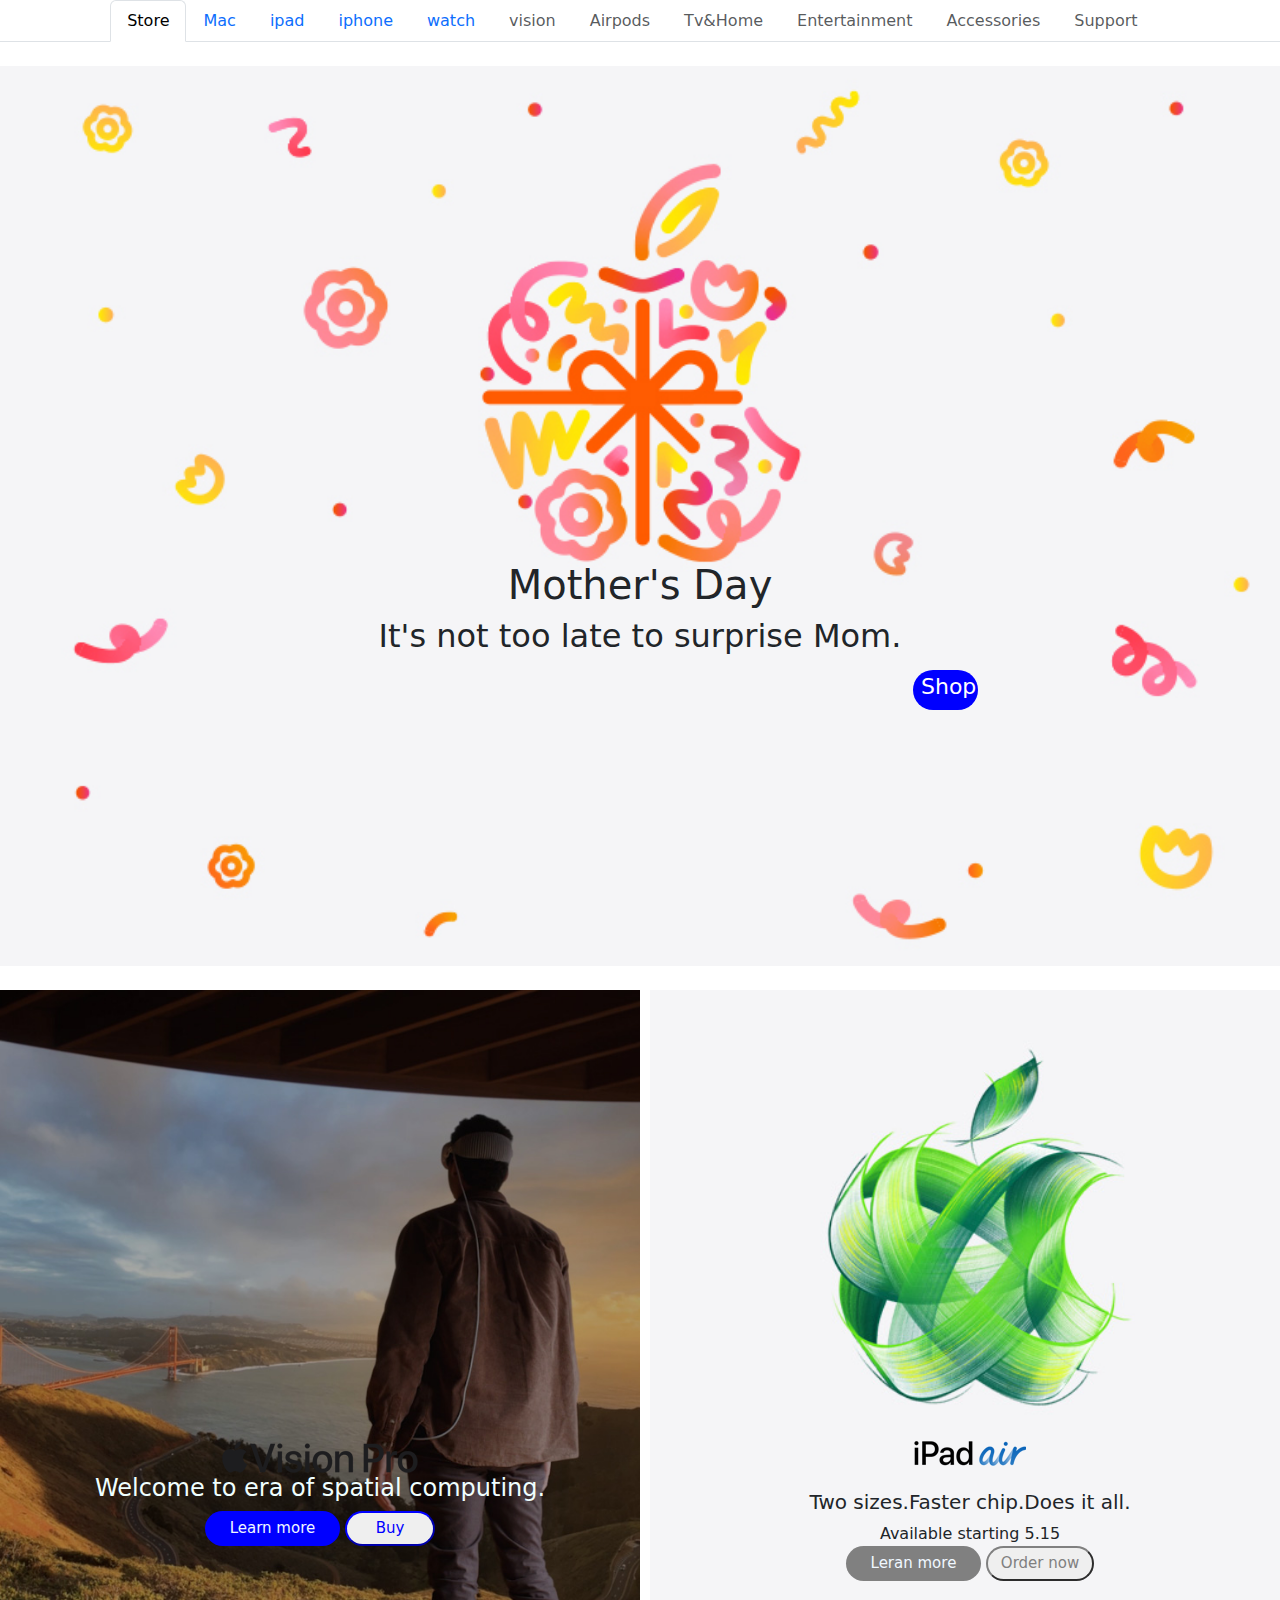
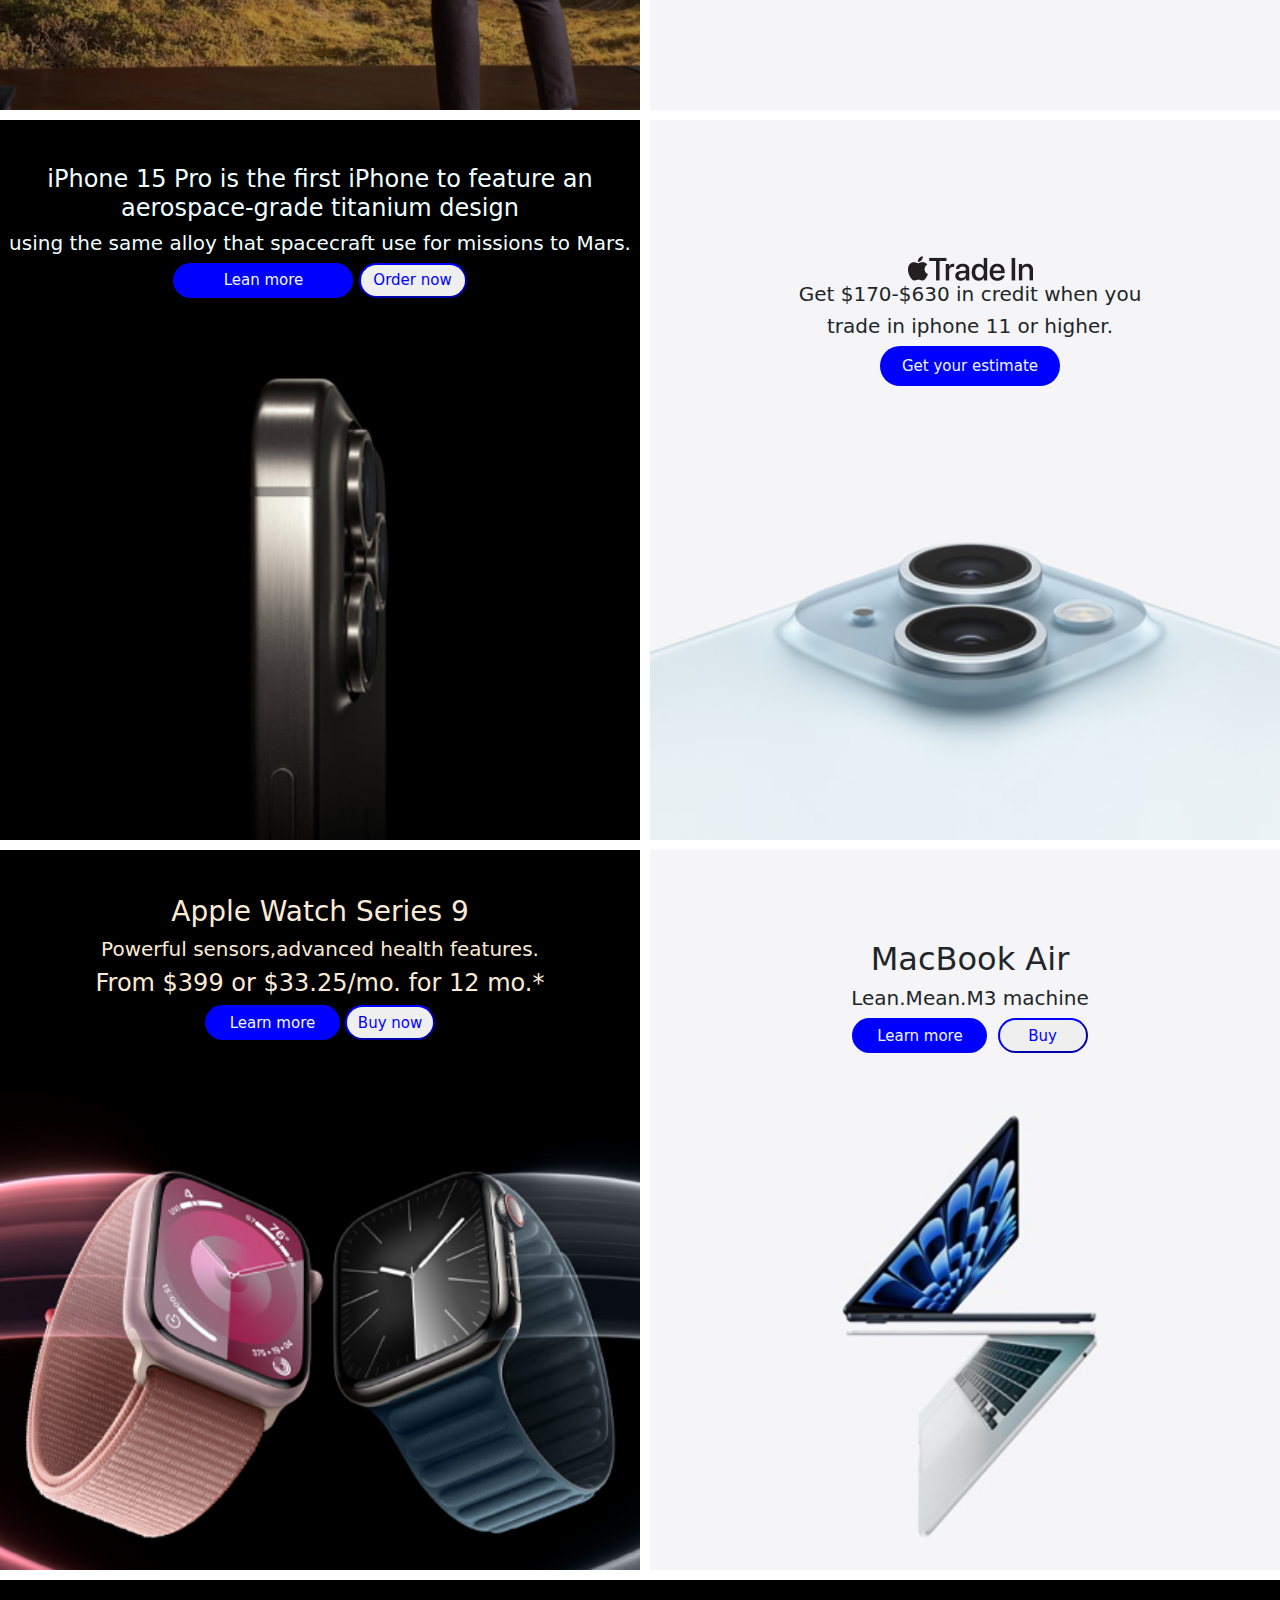
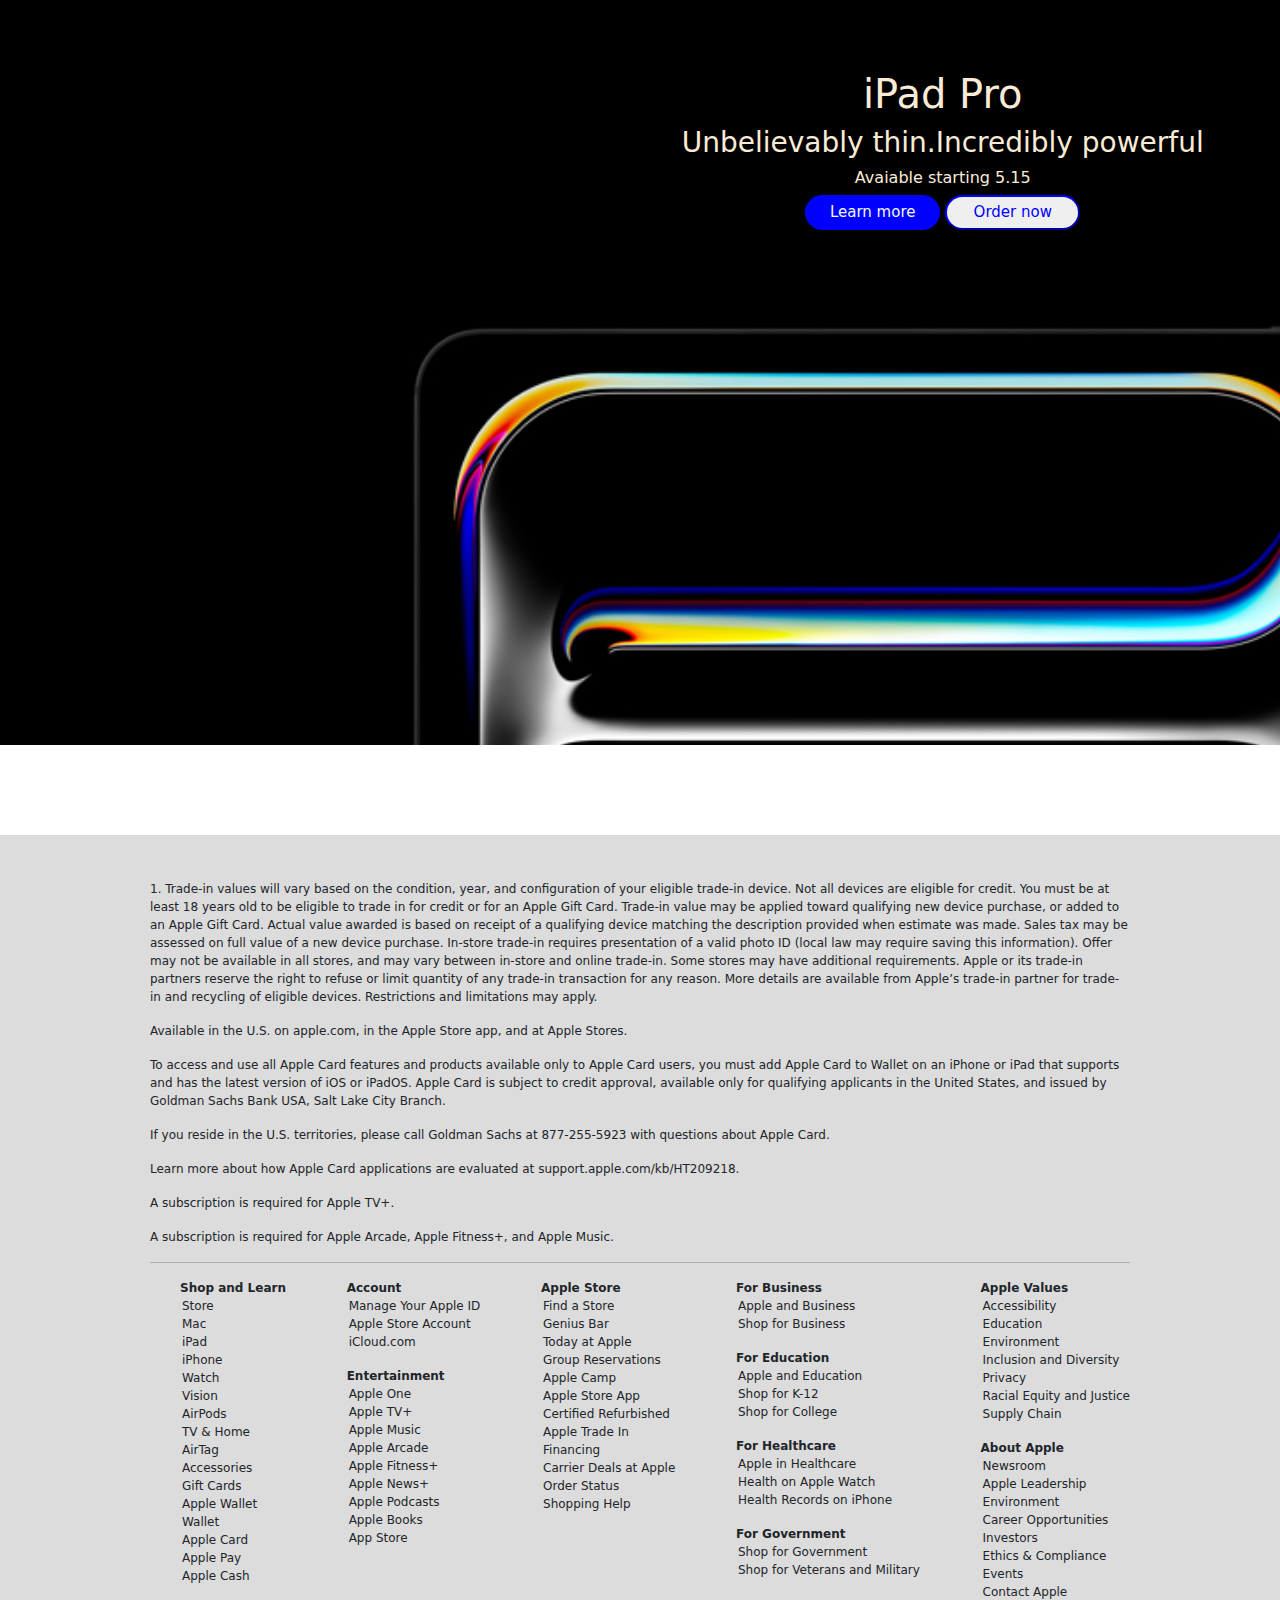
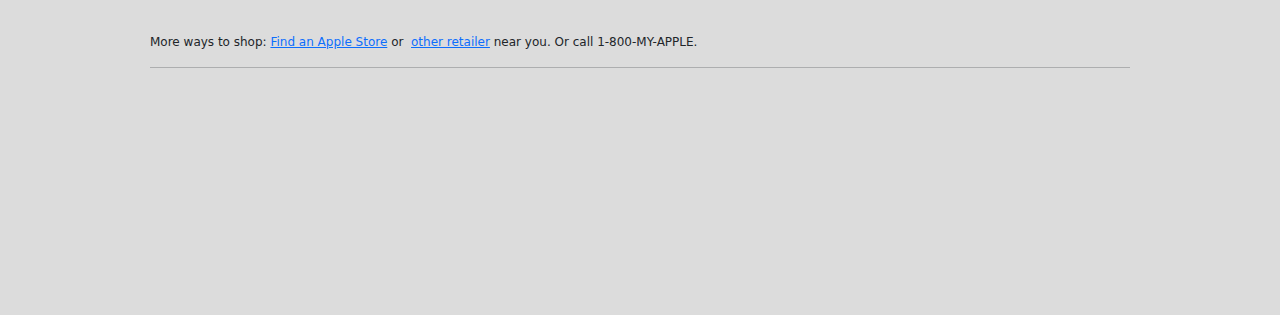
<file: index.html>
<!DOCTYPE html>
<html>
    <head>
        <title>Apple</title>
        <link rel="stylesheet" href="index.css">
        <link href="https://cdn.jsdelivr.net/npm/bootstrap@5.3.3/dist/css/bootstrap.min.css" rel="stylesheet" integrity="sha384-QWTKZyjpPEjISv5WaRU9OFeRpok6YctnYmDr5pNlyT2bRjXh0JMhjY6hW+ALEwIH" crossorigin="anonymous">
        <script src="https://cdn.jsdelivr.net/npm/bootstrap@5.3.3/dist/js/bootstrap.bundle.min.js" integrity="sha384-YvpcrYf0tY3lHB60NNkmXc5s9fDVZLESaAA55NDzOxhy9GkcIdslK1eN7N6jIeHz" crossorigin="anonymous"></script>
        <link rel="stylesheet" href="https://cdnjs.cloudflare.com/ajax/libs/font-awesome/6.5.2/css/all.min.css" integrity="sha512-SnH5WK+bZxgPHs44uWIX+LLJAJ9/2PkPKZ5QiAj6Ta86w+fsb2TkcmfRyVX3pBnMFcV7oQPJkl9QevSCWr3W6A==" crossorigin="anonymous" referrerpolicy="no-referrer" />
    </head>
    <body>
        <ul class="nav nav-tabs">
            <li class="nav-item">
                <div class="App"><i class="fa-brands fa-apple  fa-2x"></i>
                </div>
              </li>
            <li class="nav-item">
              <a class="nav-link active" aria-current="page" href="#">Store</a>
            </li>
            <li class="nav-item">
              <a class="nav-link" href="#">Mac</a>
            </li>
            <li class="nav-item">
              <a class="nav-link" href="#">ipad</a>
            </li>
            <li class="nav-item">
              <a class="nav-link" href="#">iphone</a>
            </li>
            <li class="nav-item">
                <a class="nav-link" href="#">watch</a>
              </li>
              <li class="nav-item">
                <a class="nav-link disabled" aria-disabled="true">vision</a>
              </li>
              <li class="nav-item">
                <a class="nav-link disabled" aria-disabled="true">Airpods</a>
              </li>
              <li class="nav-item">
                <a class="nav-link disabled" aria-disabled="true">Tv&Home</a>
              </li>
              <li class="nav-item">
                <a class="nav-link disabled" aria-disabled="true">Entertainment</a>
              </li>
              <li class="nav-item">
                <a class="nav-link disabled" aria-disabled="true">Accessories</a>
              </li>
              <li class="nav-item">
                <a class="nav-link disabled" aria-disabled="true">Support</a>
              </li>
              <li>
               <i class="fa-solid fa-magnifying-glass"></i>&nbsp; &nbsp;
               <i class="fa-solid fa-lock"></i>
              </li>
          </ul><br>
          <div class="container1">
            <div class="bgimage">
              <div class="text">
                <h1>Mother's Day</h1>
                <h2>It's not too late to surprise Mom.</h2>
              </div>
              <div class="btn">
                <button type="button">Shop</button>
              </div>
            </div><br>
          </div>
          <div class="image">
            <div class="i1"><img class="av" src="images/applevisionpro.png"><h4>Welcome to era of spatial computing.</h4>
            <div class="btn11">
              <button class="btn1" type="button">Learn more</button>&nbsp;<button class="buy6" type="button">Buy</button>
            </div>
            </div>
            <div class="i2"><img src="images/ipadair.png"><h5><br>Two sizes.Faster chip.Does it all.</h5>Available starting 5.15
            <div class="btn22"> <button class="btn2" type="button">Leran more</button>&nbsp;<button class="buy2" type="button">Order now  </button></div>
            </div>
            <div class="i3"><h4>iPhone 15 Pro is the first iPhone to feature an aerospace‑grade titanium design</h4><h5>using the same alloy that spacecraft use for missions to Mars.</h5>
            <div class="btn33"><button class="btn3">Lean more</button>&nbsp;<button class="buy3" type="button">Order now  </button></div>
            </div>
            <div class="i4"><img src="images/appletradein.png"><h5>Get $170-$630 in credit when you</h5><h5>trade in iphone 11 or higher.</h5>
            <div class="btn44"><button class="btn4" type="button">Get your estimate</button></div>
            </div>
            <div class="i5"><h3>Apple Watch Series 9</h3><h5>Powerful sensors,advanced health features.</h5><h4>From $399 or $33.25/mo. for 12 mo.*</h4>
            <div class="btn55"><button class="btn5" type="button">Learn more</button>&nbsp;<button class="buy5" type="button">Buy now</button></div>
            </div>
            <div class="i6"><h2>MacBook Air</h2><h5>Lean.Mean.M3 machine</h5>
            <div class="btn66">
              <button class="btn6" type="button">Learn more </button> &nbsp;<button class="buy6" type="button">Buy</button>
            </div>
          <br> <br> <br>
        </div>
        <div class="lastimg"><h1>iPad Pro</h1><h3>Unbelievably thin.Incredibly powerful</h3><h6>Avaiable starting 5.15</h6>
        <div class="btn77"><button class="btn7">Learn more</button>&nbsp;<button class="buy7" type="button">Order now</button></div>
        </div>
      </div>
      <div class="textbtm">
        <div class="text1"><p>1. Trade-in values will vary based on the condition, year, and configuration of your eligible trade-in device. Not all devices are eligible for credit. You must be at least 18 years old to be eligible to trade in for credit or for an Apple Gift Card. Trade-in value may be applied toward qualifying new device purchase, or added to an Apple Gift Card. Actual value awarded is based on receipt of a qualifying device matching the description provided when estimate was made. Sales tax may be assessed on full value of a new device purchase. In-store trade-in requires presentation of a valid photo ID (local law may require saving this information). Offer may not be available in all stores, and may vary between in-store and online trade-in. Some stores may have additional requirements. Apple or its trade-in partners reserve the right to refuse or limit quantity of any trade-in transaction for any reason. More details are available from Apple’s trade-in partner for trade-in and recycling of eligible devices. Restrictions and limitations may apply.</p>
        <p>Available in the U.S. on apple.com, in the Apple Store app, and at Apple Stores.</p><p>To access and use all Apple Card features and products available only to Apple Card users, you must add Apple Card to Wallet on an iPhone or iPad that supports and has the latest version of iOS or iPadOS. Apple Card is subject to credit approval, available only for qualifying applicants in the United States, and issued by Goldman Sachs Bank USA, Salt Lake City Branch.</p>
        <p>If you reside in the U.S. territories, please call Goldman Sachs at 877-255-5923 with questions about Apple Card.</p><p>Learn more about how Apple Card applications are evaluated at support.apple.com/kb/HT209218.</p><p>A subscription is required for Apple TV+.</p><p>A subscription is required for Apple Arcade, Apple Fitness+, and Apple Music.</p>
        <hr>
        </div>
    
      
      
        <div class="next">
          <dl class="next1">
            <dt>Shop and Learn
            </dt>
            <dd>
              <ul>
                <li>Store</li>
                  <li>Mac</li>
                  <li>iPad</li>
                  <li>iPhone</li>
                  <li>Watch</li>
                  <li>Vision</li>
                  <li>AirPods</li>
                  <li>TV & Home</li>
                  <li>AirTag</li>
                  <li>Accessories</li>
                  <li>Gift Cards</li>
                  <li>Apple Wallet</li>
                  <li>Wallet</li>
                  <li>Apple Card</li>
                  <li>Apple Pay</li>
                  <li>Apple Cash</li>
              </ul>
            </dd>
          </dl>
          <dl class="next2">
            <dt>Account
            </dt>
            <dd>
              <ul>
                <li>Manage Your Apple ID</li>
                  <li>Apple Store Account</li>
                  <li>iCloud.com</li>
                </ul>
              </dd>
              <dt>Entertainment
              </dt>
              <dd>
                <ul>
                  <li>Apple One</li>
                  <li>Apple TV+</li>
                  <li>Apple Music</li>
                  <li>Apple Arcade</li>
                  <li>Apple Fitness+</li>
                  <li>Apple News+</li>
                  <li>Apple Podcasts</li>
                  <li>Apple Books</li>
                  <li>App Store   </li>
              </ul>
            </dd>
          </dl>
          <dl class="next3">
            <dt>Apple Store
            </dt>
            <dd>
              <ul>
                <li>Find a Store</li>
                  <li>Genius Bar</li>
                  <li>Today at Apple</li>
                  <li>Group Reservations</li>
                  <li>Apple Camp</li>
                  <li>Apple Store App</li>
                  <li>Certified Refurbished</li>
                  <li>Apple Trade In</li>
                  <li>Financing</li>
                  <li>Carrier Deals at Apple</li>
                  <li>Order Status</li>
                  <li>Shopping Help</li> 
              </ul>
            </dd>
          </dl>
          <dl class="next4">
            <dt>For Business
            </dt>
            <dd>
              <ul>
                <li>Apple and Business</li>
                  <li>Shop for Business</li>
                </ul>
              </dd>
              
                <dt>For Education
                </dt>
                <dd>
                  <ul>
                    <li>Apple and Education</li>
                      <li>Shop for K-12</li>
                      <li>Shop for College</li>
                    </ul>
                  </dd>
                  
                    <dt>For Healthcare
                    </dt>
                    <dd>
                      <ul>
                        <li>Apple in Healthcare</li>
                          <li>Health on Apple Watch</li>
                          <li>Health Records on iPhone</li>
                        </ul>
                      </dd>
                      
                        <dt>For Government
                        </dt>
                        <dd>
                          <ul>
                            <li>Shop for Government</li>
                              <li>Shop for Veterans and Military</li>
                            </ul>
                          </dd>
            </dl>
                          <dl class="next5">
                            <dt>Apple Values
                            </dt>
                            <dd>
                              <ul>
                                <li>Accessibility</li>
                                  <li>Education</li>
                                  <li>Environment</li>
                                  <li>Inclusion and Diversity</li>
                                  <li>Privacy</li>
                                  <li>Racial Equity and Justice</li>
                                  <li>Supply Chain</li>
                                </ul>
                              </dd>
                              
                                <dt>About Apple
                                </dt>
                                <dd>
                                  <ul>
                                    <li>Newsroom</li>
                                      <li>Apple Leadership</li>
                                      <li>Environment</li>
                                      <li>Career Opportunities</li>
                                      <li>Investors</li>
                                      <li>Ethics & Compliance</li>
                                      <li>Events</li>
                                      <li>Contact Apple</li>
                                    </ul>
                                  </dd>
                          </dl>
                              
        </div>
        <div class="way">More ways to shop:&nbsp;<a href="https://www.apple.com/retail/">Find an Apple Store </a> &nbsp;or &nbsp;<a href="https://locate.apple.com/">other retailer</a> &nbsp;near you. Or call 1-800-MY-APPLE.</div>
        <hr>
        <br><br>
      
      </div> 
    </body>
</html>
</file>
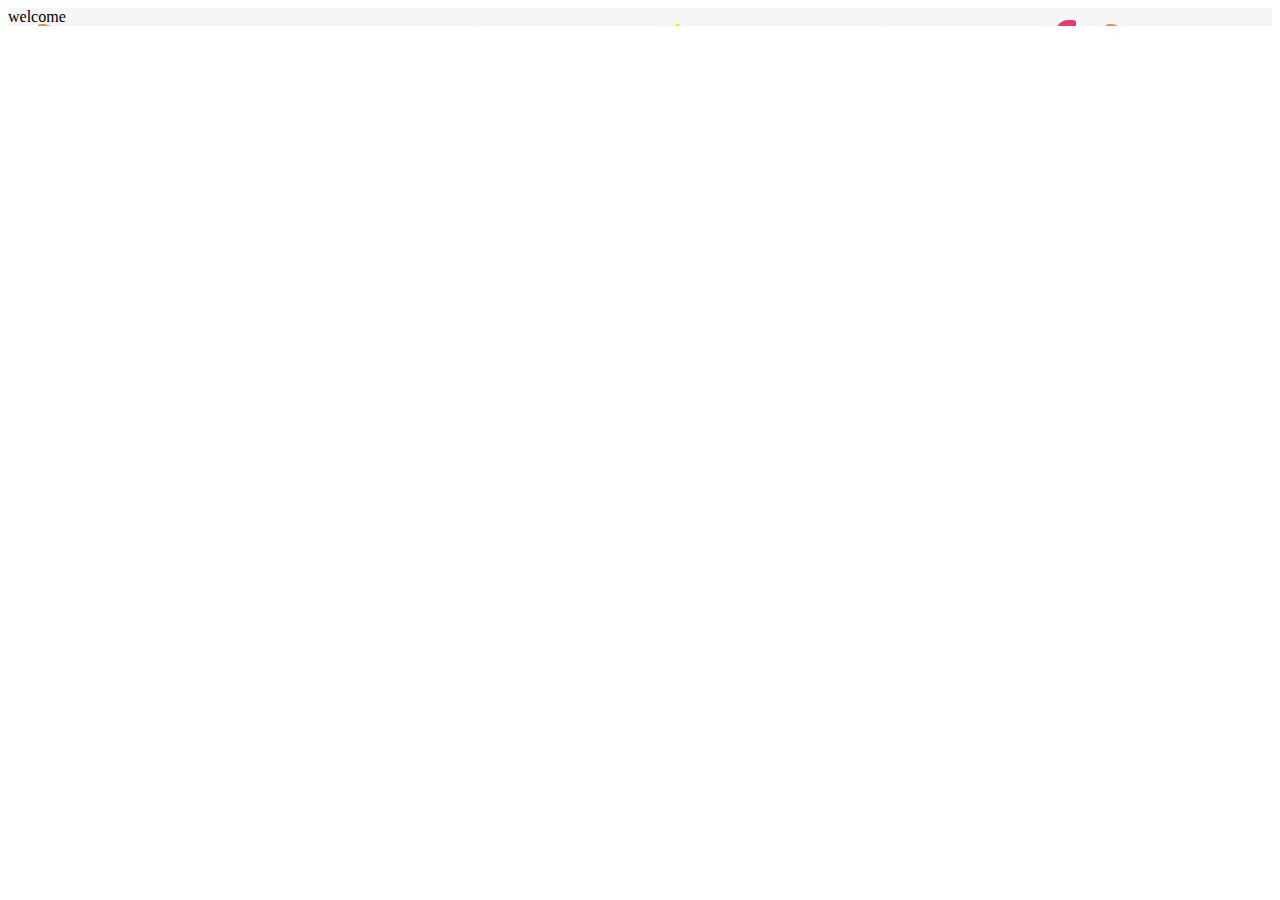
<file: new.html>
<!DOCTYPE html>
<html>
    <head>
        <link rel="stylesheet" href="new.css">
    </head>
    <body>
        <div class="container">
            <div>
                welcome
            </div>

        </div>
    </body>
</html>
</file>
<file: index.css>
*{
    margin: 0px;
    padding: 0px;
}

body{
    overflow-x: hidden;
}
.nav-tabs{
    align-items: center;
    justify-content: center;
    display: flex;
    
}

.text{
    text-align: center;
    padding-top:55vh;   
}

 .bgimage{
    background-image: url(images/Apimg1.jpg);
    background-repeat: no-repeat;
    background-size:cover;
    background-position: center;
    height: 100vh;
 }
 .btn [type="button"]{
    display: flex;
    margin-left: 100vh;
    background-color: blue;
    color: white;
    height: 40px;
    width: 65px;
    font-size:22px;
    border-radius: 20px;
    border: none;
    padding-left: 8px;
   
 }
 .image{
    display: grid;
    grid-template-columns: 50% 50%;
    gap: 10px;
 }
 .i1{
    background-image: url(images/Apimg2.jpg);
    height:80vh;
    background-repeat: no-repeat;
    background-size: cover;
    text-align: center;
    padding-top: 50vh;
    color: azure;
 }
 .btn1{
    border-radius: 20px;
    height: 35px;
    width: 15vh;
    font-size: 15px;
    background-color: blue;
    color: aliceblue;
    border: none;
    
 }
.i2{
    background-image: url(images/Apimg3.jpg);
    height:80vh;
    background-position: center;
    background-repeat: no-repeat;
    background-size: cover;
    text-align: center;
    padding-top: 50vh;
    
}
.btn2{
    border-radius: 20px;
    height: 35px;
    width: 15vh;
    font-size: 15px;
    background-color: gray;
    color: aliceblue;
    border: none;
}
.buy2{
    border-radius: 20px;
    height: 35px;
    width: 12vh;
    font-size: 15px;
    border-color: gray;
    color: gray;
}
.i3{
    background-image: url(images/Apimg4.jpg);
    height: 80vh;
    background-repeat: no-repeat;
    background-size: cover;
    background-position: center;
    padding-top: 5vh;
    text-align: center;
    color: azure;
}
.btn3{
    border-radius: 20px;
    height: 35px;
    width: 20vh;
    font-size: 15px;
    background-color: blue;
    color: aliceblue;
    border: none;
}
.buy3{
    border-radius: 20px;
    height: 35px;
    width: 12vh;
    font-size: 15px;
    border-color: blue;
    color: blue;
}
.i4{
    background-image: url(images/Apimg5.jpg);
    height: 80vh;
    background-repeat: no-repeat;
    background-size: cover;
    background-position: center;
    padding-top: 15vh;
    text-align: center;
}
.btn4{
    border-radius: 20px;
    height: 40px;
    width: 20vh;
    font-size: 15px;
    background-color: blue;
    color: aliceblue;
    border: none;
}
.i5{
    background-image: url(images/Apimg6.jpg);
    height: 80vh;
    background-repeat: no-repeat;
    background-size: cover;
    background-position: center;
    padding-top: 5vh;
    text-align: center;
    color: antiquewhite;
}

.btn5{
    border-radius: 20px;
    height: 35px;
    width: 15vh;
    font-size: 15px;
    background-color: blue;
    color: aliceblue;
    border: none;
}
.buy5{
    border-radius: 20px;
    height: 35px;
    width: 10vh;
    font-size: 15px;
    border-color: blue;
    color: blue;
}
.i6{
    background-image: url(images/Apimg7.jpg);
    height: 80vh;
    background-repeat: no-repeat;
    background-size: cover;
    background-position: center ;
    text-align: center;
    padding: 10vh; 
    
}
.btn6{
    border-radius: 20px;
    height: 35px;
    width: 15vh;
    font-size: 15px;
    background-color: blue;
    color: aliceblue;
    border: none;
}

.buy6{
    border-radius: 20px;
    height: 35px;
    width: 10vh;
    font-size: 15px;
    border-color: blue;
    color: blue;
}
.lastimg{
    background-image: url(images/hero_ipadpro.jpg);
    background-repeat: no-repeat;
    background-size:cover;
    background-position: center;
    height: 85vh;
    width: 209.5vh;

    padding-top: 10vh;
    text-align: center;
    color: antiquewhite;
}
.btn7{
    border-radius: 20px;
    height: 35px;
    width: 15vh;
    font-size: 15px;
    background-color: blue;
    color: aliceblue;
    border: none;
}
.buy7{
    border-radius: 20px;
    height: 35px;
    width: 15vh;
    font-size: 15px;
    border-color: blue;
    color: blue;
}
.textbtm{
    height: 120vh;
    background-color: gainsboro;
    margin-top: 10vh;
    padding: 0 150px 0 150px;
}
.text1{
    
    font-size: 12px;
    padding-top: 5vh;
}
.next li{
    list-style-type: none;
}
.next{
    /* padding: 0 150px 0 150px; */
    display: flex;
    justify-content: space-between;
    font-size: 12px;
    margin-left: 0%;
}
.next dt{
    padding-left: 30px;
}
.way{
    /* padding: 0 150px 0 150px; */
    display: flex;
    font-size: 12px;
    margin-left: 0%;
}
</file>
<file: new.css>
.container{
    background-image: url(images/Apimg1.jpg);
}
</file>
